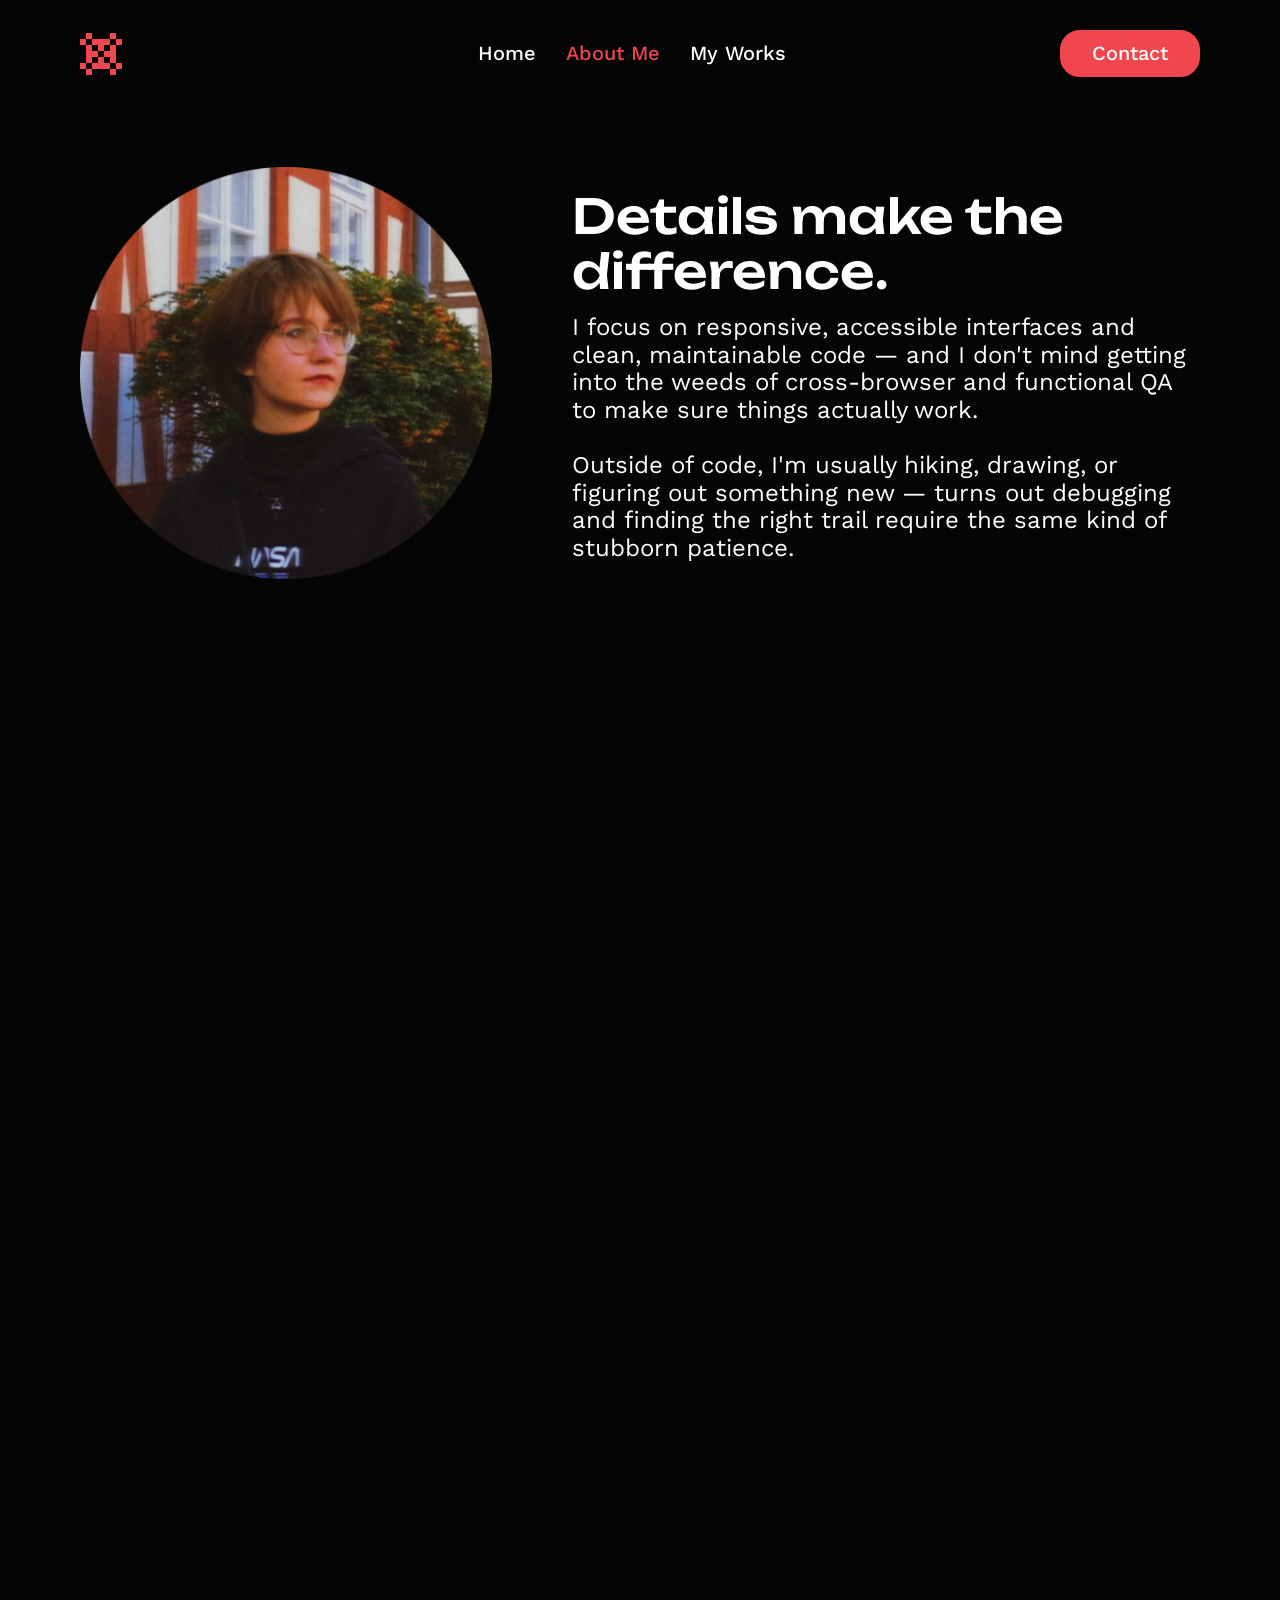
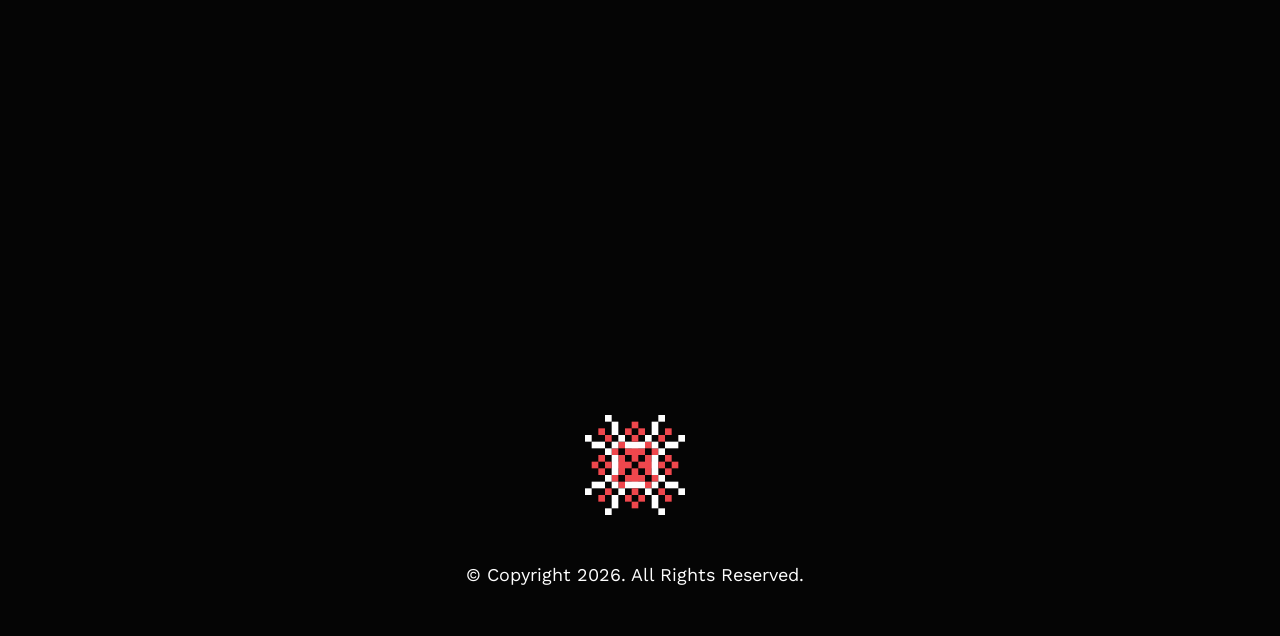
<file: about-me/index.html>
<!doctype html>
<html lang="en">
  <head>
    <meta charset="UTF-8" />
    <meta http-equiv="X-UA-Compatible" content="IE=edge" />
    <meta name="viewport" content="width=device-width, initial-scale=1.0" />
    <title>Portfolio</title>
    <link rel="icon" type="image/x-icon" href="/img/icons/favicon.svg" />
    <link rel="preconnect" href="https://fonts.googleapis.com" />
    <link rel="preconnect" href="https://fonts.gstatic.com" crossorigin />
    <link
      href="https://fonts.googleapis.com/css2?family=Unbounded:wght@200..900&display=swap"
      rel="stylesheet"
    />
    <link
      href="https://fonts.googleapis.com/css2?family=Unbounded:wght@200..900&family=Work+Sans:ital,wght@0,100..900;1,100..900&display=swap"
      rel="stylesheet"
    />

    <!-- AOS library -->
    <link href="https://unpkg.com/aos@2.3.4/dist/aos.css" rel="stylesheet" />
    <script src="https://unpkg.com/aos@2.3.4/dist/aos.js"></script>

    <link rel="stylesheet" href="../style.css" />
  </head>
  <body>
    <!-- HEADER -->
    <header class="header" id="siteHeader">
      <div class="container navbar">
        <a class="logo" href="../"
          ><img src="../img/icons/logo.svg" alt="Logo"
        /></a>
        <nav class="nav">
          <div
            class="nav-backdrop"
            id="headerBackdrop"
            onclick="navToggle()"
          ></div>
          <ul class="nav-list" id="headerUl">
            <li>
              <a class="nav-link" href="../" onclick="navToggle()"> Home </a>
            </li>

            <li>
              <a class="nav-link _current" href="./" onclick="navToggle()">
                About Me
              </a>
            </li>

            <li>
              <a class="nav-link" href="../my-works/" onclick="navToggle()">
                My Works
              </a>
            </li>
          </ul>
          <button class="burger" id="headerBurger" onclick="navToggle()">
            <span class="burger-box">
              <span class="burger-line"></span>
              <span class="burger-line"></span>
              <span class="burger-line"></span>
            </span>
          </button>
        </nav>

        <div class="action-wrapper">
          <a class="btn-primary" href="#contact">Contact</a>
        </div>
      </div>
    </header>
    <main>
      <div class="intro" id="intro">
        <!-- PREVIEW SECTION -->
        <section class="container secondary-preview primary">
          <h1>About Me</h1>
          <p class="txt-m secondary-preview-desc">
            A junior front-end developer who cares about the details that make a
            site feel right — clean layouts, smooth interactions, and code that
            holds up as a project grows.
          </p>
          <button class="btn-secondary" onclick="downloadCV()">
            Download CV
          </button>
        </section>
        <!-- HERO SECTION -->
        <section class="container hero-var2 secondary">
          <img src="../img/Developer.png" alt="Developer" class="hero-image" />
          <div class="hero-info">
            <h2 class="hero-title">Details make the difference.</h2>
            <p class="txt-m hero-var2-desc">
              I focus on responsive, accessible interfaces and clean,
              maintainable code — and I don't mind getting into the weeds of
              cross-browser and functional QA to make sure things actually work.
              <br /><br />
              Outside of code, I'm usually hiking, drawing, or figuring out
              something new — turns out debugging and finding the right trail
              require the same kind of stubborn patience.
            </p>
          </div>
        </section>

        <!-- SKILLS SECTION -->
        <section class="container skills" data-aos="fade-up" data-aos-delay="100">
          <h2>Skills</h2>
          <p class="txt-m skills-desc">
            These are the tools and technologies I work with most, with a
            growing focus on React and Vue for building dynamic web interfaces
          </p>

          <div class="skills-wrap">
            <div class="skills-container">
              <img src="../img/icons/html.svg" alt="HTML5" class="skills-img" />
              <p class="txt-m">HTML5</p>
            </div>
            <div class="skills-container">
              <img src="../img/icons/css.svg" alt="CSS3" class="skills-img" />
              <p class="txt-m">CSS3</p>
            </div>
            <div class="skills-container">
              <img src="../img/icons/sass.svg" alt="Sass" class="skills-img" />
              <p class="txt-m">Sass</p>
            </div>
            <div class="skills-container">
              <img
                src="../img/icons/tailwind.svg"
                alt="Tailwind"
                class="skills-img"
              />
              <p class="txt-m">Tailwind</p>
            </div>
            <!-- line -->

            <div class="skills-container">
              <img
                src="../img/icons/js.svg"
                alt="JavaScript"
                class="skills-img"
              />
              <p class="txt-m">JavaScript</p>
            </div>
            <div class="skills-container">
              <img
                src="../img/icons/ts.svg"
                alt="TypeScript"
                class="skills-img"
              />
              <p class="txt-m">TypeScript</p>
            </div>
            <div class="skills-container">
              <img src="../img/icons/react.svg" alt="React" class="skills-img" />
              <p class="txt-m">React.js</p>
            </div>
            <div class="skills-container">
              <img src="../img/icons/vue.svg" alt="Vue" class="skills-img" />
              <p class="txt-m">Vue.js</p>
            </div>
            <!-- line -->

            <div class="skills-container">
              <img src="../img/icons/node.svg" alt="Node" class="skills-img" />
              <p class="txt-m">Node.js</p>
            </div>
            <div class="skills-container">
              <img src="../img/icons/vite.svg" alt="Vite" class="skills-img" />
              <p class="txt-m">Vite</p>
            </div>
            <div class="skills-container">
              <img src="../img/icons/sql.svg" alt="SQL" class="skills-img" />
              <p class="txt-m">SQL</p>
            </div>
            <div class="skills-container">
              <img src="../img/icons/git.svg" alt="Git" class="skills-img" />
              <p class="txt-m">Github</p>
            </div>

            <!-- line -->

            <div class="skills-container">
              <img
                src="../img/icons/wordpress.svg"
                alt="Wordpress"
                class="skills-img"
              />
              <p class="txt-m">Wordpress</p>
            </div>
            <div class="skills-container">
              <img
                src="../img/icons/elementor.svg"
                alt="Elementor"
                class="skills-img"
              />
              <p class="txt-m">Elementor</p>
            </div>
            <div class="skills-container">
              <img src="../img/icons/jest.svg" alt="Jest" class="skills-img" />
              <p class="txt-m">Jest</p>
            </div>
            <div class="skills-container">
              <img src="../img/icons/figma.svg" alt="Figma" class="skills-img" />
              <p class="txt-m">Figma</p>
            </div>
          </div>
        </section>

        <!-- CONTACT SECTION -->
        <section class="container contact" data-aos="fade-up" data-aos-delay="100">
          <h2 id="contact">Let's Get In Touch</h2>
          <p class="txt-m contact-desc">
            Open to new opportunities and always happy to connect — send me a
            message!
          </p>
          <div class="contact-container">
            <div class="contact-info">
              <img src="../img/icons/email.svg" alt="Whatsapp" />
              <a
                href="mailto:daryna.pavlenk007@gmail.com"
                class="txt-s underscore-anim"
                >daryna.pavlenk007@gmail.com</a
              >
            </div>
            <div class="contact-info">
              <img src="../img/icons/tel.svg" alt="Whatsapp" />
              <a href="tel:+380988252112" class="txt-s underscore-anim"
                >+(380)98-8252-112</a
              >
            </div>
          </div>
          <div class="contact-socials">
            <a
              href="https://www.linkedin.com/in/daryna-pavlenko/"
              target="_blank"
              ><img
                src="../img/icons/linkedin.svg"
                alt="Linkedin"
                class="contact-icon"
            /></a>
            <a href="https://github.com/darp314" target="_blank">
              <img
                src="../img/icons/github.svg"
                alt="Github"
                class="contact-icon"
            /></a>
            <a href="https://t.me/odrryl" target="_blank">
              <img
                src="../img/icons/telegram.svg"
                alt="Telegram"
                class="contact-icon"
            /></a>
            <a href="https://wa.me/+380988252112" target="_blank">
              <img
                src="../img/icons/whatsapp.svg"
                alt="Whatsapp"
                class="contact-icon"
            /></a>
          </div>
        </section>
      </div>
    </main>
    <!-- FOOTER -->
    <footer class="container footer">
         <a href="../">
        <img src="../img/icons/logo-full.svg" alt="Logo" />
      </a>
      <p class="txt-s footer-copyright">
        &copy; Copyright <span id="copyright-year"></span>. All Rights Reserved.
      </p>
    </footer>

    <script src="../script.js"></script>
  </body>
</html>
</file>
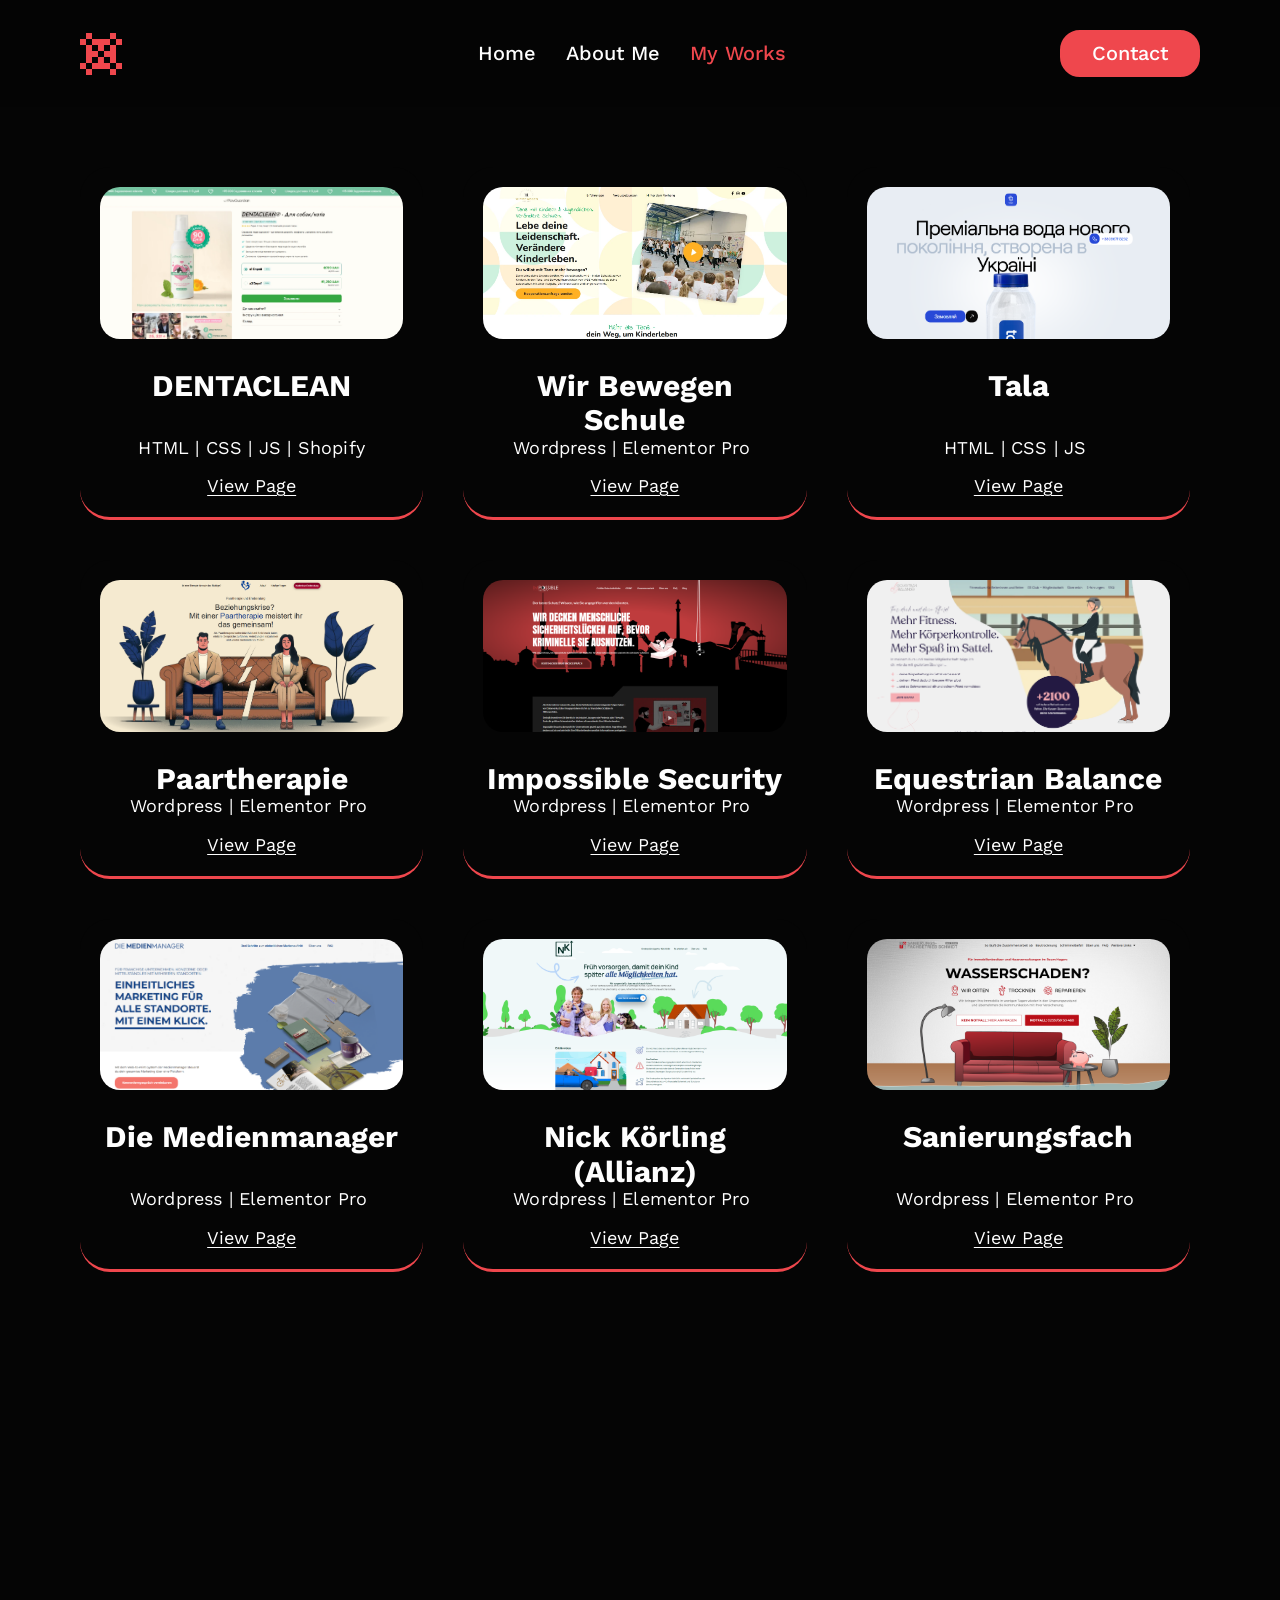
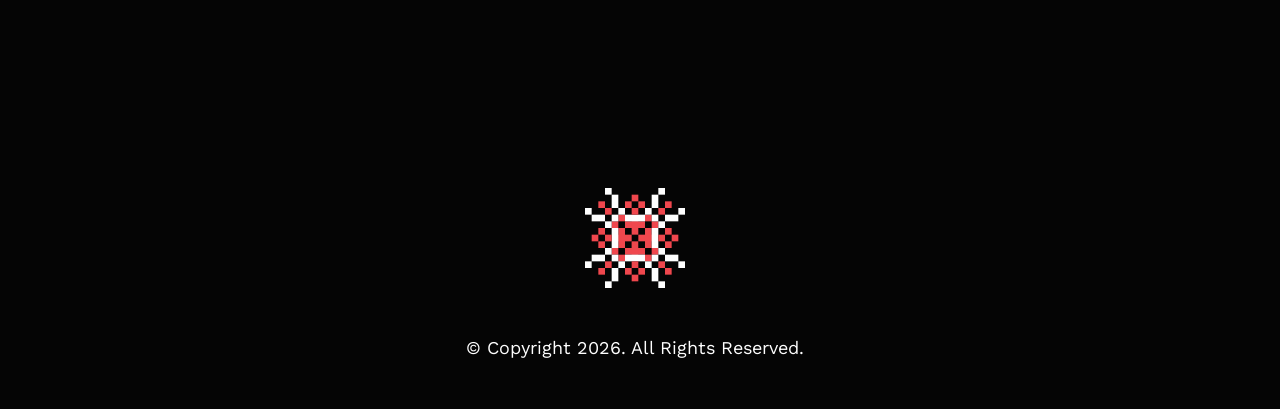
<file: my-works/index.html>
<!doctype html>
<html lang="en">
  <head>
    <meta charset="UTF-8" />
    <meta http-equiv="X-UA-Compatible" content="IE=edge" />
    <meta name="viewport" content="width=device-width, initial-scale=1.0" />
    <title>Portfolio</title>
    <link rel="icon" type="image/x-icon" href="../img/icons/favicon.svg" />
    <link rel="preconnect" href="https://fonts.googleapis.com" />
    <link rel="preconnect" href="https://fonts.gstatic.com" crossorigin />
    <link
      href="https://fonts.googleapis.com/css2?family=Unbounded:wght@200..900&display=swap"
      rel="stylesheet"
    />
    <link
      href="https://fonts.googleapis.com/css2?family=Unbounded:wght@200..900&family=Work+Sans:ital,wght@0,100..900;1,100..900&display=swap"
      rel="stylesheet"
    />

    <!-- AOS library -->
    <link href="https://unpkg.com/aos@2.3.4/dist/aos.css" rel="stylesheet" />
    <script src="https://unpkg.com/aos@2.3.4/dist/aos.js"></script>

    <link rel="stylesheet" href="../style.css" />
  </head>
  <body>
    <!-- HEADER -->
    <header class="header" id="siteHeader">
      <div class="container navbar">
        <a class="logo" href="../"
          ><img src="../img/icons/logo.svg" alt="Logo"
        /></a>
        <nav class="nav">
          <div
            class="nav-backdrop"
            id="headerBackdrop"
            onclick="navToggle()"
          ></div>
          <ul class="nav-list" id="headerUl">
            <li>
              <a class="nav-link" href="../" onclick="navToggle()"> Home </a>
            </li>

            <li>
              <a class="nav-link" href="../about-me/" onclick="navToggle()">
                About Me
              </a>
            </li>

            <li>
              <a class="nav-link _current" href="./" onclick="navToggle()">
                My Works
              </a>
            </li>
          </ul>
          <button class="burger" id="headerBurger" onclick="navToggle()">
            <span class="burger-box">
              <span class="burger-line"></span>
              <span class="burger-line"></span>
              <span class="burger-line"></span>
            </span>
          </button>
        </nav>

        <div class="action-wrapper">
          <a class="btn-primary" href="#contact">Contact</a>
        </div>
      </div>
    </header>
    <main>
      <div class="intro" id="intro">
        <!-- PREVIEW SECTION -->
        <section class="container secondary-preview primary">
          <h1>My Works</h1>
          <p class="txt-m secondary-preview-desc">
            A selection of websites I've built across different styles and
            purposes, combining responsive development with careful attention to
            layout, usability, and visual detail.
          </p>
          <button class="btn-secondary" onclick="downloadCV()">
            Download CV
          </button>
        </section>
        <!-- WORKS-PORTFOLIO SECTION -->
        <section class="container portfolio secondary">
          <div class="portfolio-grid" id="portfolioGrid">
            <div class="portfolio-container">
              <a
                href="https://sub1.selecart.com.ua/dentaclean/"
                class="portfolio-image"
                target="_blank"
              >
                <img
                  src="../img/websites/dentaclean.webp"
                  alt="Dentaclean Preview"
                />
              </a>
              <h3>DENTACLEAN</h3>

              <div class="portfolio-info">
                <p class="txt-s portfolio-stack">
                  HTML&nbsp;|&nbsp;CSS&nbsp;|&nbsp;JS&nbsp;|&nbsp;Shopify
                </p>
                <a
                  href="https://sub1.selecart.com.ua/dentaclean/"
                  class="portfolio-link txt-s"
                  target="_blank"
                  >View Page</a
                >
              </div>
            </div>

            <div class="portfolio-container">
              <a
                href="https://wirbewegen.schule/kooperation/"
                class="portfolio-image"
                target="_blank"
              >
                <img
                  src="../img/websites/wirbewegen.webp"
                  alt="Wir Bewegen Schule Preview"
                />
              </a>
              <h3>Wir Bewegen Schule</h3>

              <div class="portfolio-info">
                <p class="txt-s portfolio-stack">
                  Wordpress&nbsp;|&nbsp;Elementor Pro&nbsp;
                </p>
                <a
                  href="https://wirbewegen.schule/kooperation/"
                  class="portfolio-link txt-s"
                  target="_blank"
                  >View Page</a
                >
              </div>
            </div>

            <div class="portfolio-container">
              <a
                href="https://tala-water.com/"
                class="portfolio-image"
                target="_blank"
              >
                <img src="../img/websites/tala.png" alt="Tala" />
              </a>
              <h3>Tala</h3>

              <div class="portfolio-info">
                <p class="txt-s portfolio-stack">
                  HTML&nbsp;|&nbsp;CSS&nbsp;|&nbsp;JS&nbsp;
                </p>
                <a
                  href="https://tala-water.com/"
                  class="portfolio-link txt-s"
                  target="_blank"
                  >View Page</a
                >
              </div>
            </div>

            <div class="portfolio-container">
              <a
                href="https://michaelseibt-therapie.de/"
                class="portfolio-image"
                target="_blank"
              >
                <img src="../img/websites/seibt.png" alt="Paartherapie" />
              </a>
              <h3>Paartherapie</h3>

              <div class="portfolio-info">
                <p class="txt-s portfolio-stack">
                  Wordpress&nbsp;|&nbsp;Elementor Pro&nbsp;
                </p>
                <a
                  href="https://michaelseibt-therapie.de/"
                  class="portfolio-link txt-s"
                  target="_blank"
                  >View Page</a
                >
              </div>
            </div>

            <div class="portfolio-container">
              <a
                href="https://impossible-security.de/"
                class="portfolio-image"
                target="_blank"
              >
                <img
                  src="../img/websites/impossible.png"
                  alt="Impossible Security"
                />
              </a>
              <h3>Impossible Security</h3>

              <div class="portfolio-info">
                <p class="txt-s portfolio-stack">
                  Wordpress&nbsp;|&nbsp;Elementor Pro&nbsp;
                </p>
                <a
                  href="https://impossible-security.de/"
                  class="portfolio-link txt-s"
                  target="_blank"
                  >View Page</a
                >
              </div>
            </div>
            <div class="portfolio-container">
              <a
                href="https://equestrian-balance.com/"
                class="portfolio-image"
                target="_blank"
              >
                <img
                  src="../img/websites/equestrian.png"
                  alt="Equestrian Balance"
                />
              </a>
              <h3>Equestrian Balance</h3>

              <div class="portfolio-info">
                <p class="txt-s portfolio-stack">
                  Wordpress&nbsp;|&nbsp;Elementor Pro&nbsp;
                </p>
                <a
                  href="https://equestrian-balance.com/"
                  class="portfolio-link txt-s"
                  target="_blank"
                  >View Page</a
                >
              </div>
            </div>
            <div class="portfolio-container">
              <a
                href="https://die-medienmanager.com/"
                class="portfolio-image"
                target="_blank"
              >
                <img
                  src="../img/websites/medienmanager.png"
                  alt="Die Medienmanager"
                />
              </a>
              <h3>Die Medienmanager</h3>

              <div class="portfolio-info">
                <p class="txt-s portfolio-stack">
                  Wordpress&nbsp;|&nbsp;Elementor Pro&nbsp;
                </p>
                <a
                  href="https://die-medienmanager.com/"
                  class="portfolio-link txt-s"
                  target="_blank"
                  >View Page</a
                >
              </div>
            </div>
            <div class="portfolio-container">
              <a
                href="https://koerlin-kindervorsorge.de/"
                class="portfolio-image"
                target="_blank"
              >
                <img src="../img/websites/nk.png" alt="Nick Körling" />
              </a>
              <h3>Nick Körling (Allianz)</h3>

              <div class="portfolio-info">
                <p class="txt-s portfolio-stack">
                  Wordpress&nbsp;|&nbsp;Elementor Pro&nbsp;
                </p>
                <a
                  href="https://koerlin-kindervorsorge.de/"
                  class="portfolio-link txt-s"
                  target="_blank"
                  >View Page</a
                >
              </div>
            </div>
            <div class="portfolio-container">
              <a
                href="https://sanierungsfachbetrieb-schmidt.de/"
                class="portfolio-image"
                target="_blank"
              >
                <img src="../img/websites/sanierung.png" alt="Sanierungsfach" />
              </a>
              <h3>Sanierungsfach</h3>

              <div class="portfolio-info">
                <p class="txt-s portfolio-stack">
                  Wordpress&nbsp;|&nbsp;Elementor Pro&nbsp;
                </p>
                <a
                  href="https://sanierungsfachbetrieb-schmidt.de/"
                  class="portfolio-link txt-s"
                  target="_blank"
                  >View Page</a
                >
              </div>
            </div>
          </div>

          <button
            class="portfolio-loadmore btn-primary"
            id="portfolioLoadMore"
            type="button"
          >
            Load More
          </button>
        </section>

        <!-- CONTACT SECTION -->
        <section
          class="container contact"
          data-aos="fade-up"
          data-aos-delay="100"
        >
          <h2 id="contact">Let's Get In Touch</h2>
          <p class="txt-m contact-desc">
            Open to new opportunities and always happy to connect — send me a
            message!
          </p>
          <div class="contact-container">
            <div class="contact-info">
              <img src="../img/icons/email.svg" alt="Whatsapp" />
              <a
                href="mailto:daryna.pavlenk007@gmail.com"
                class="txt-s underscore-anim"
                >daryna.pavlenk007@gmail.com</a
              >
            </div>
            <div class="contact-info">
              <img src="../img/icons/tel.svg" alt="Whatsapp" />
              <a href="tel:+380988252112" class="txt-s underscore-anim"
                >+(380)98-8252-112</a
              >
            </div>
          </div>
          <div class="contact-socials">
            <a
              href="https://www.linkedin.com/in/daryna-pavlenko/"
              target="_blank"
              ><img
                src="../img/icons/linkedin.svg"
                alt="Linkedin"
                class="contact-icon"
            /></a>
            <a href="https://github.com/darp314" target="_blank">
              <img
                src="../img/icons/github.svg"
                alt="Github"
                class="contact-icon"
            /></a>
            <a href="https://t.me/odrryl" target="_blank">
              <img
                src="../img/icons/telegram.svg"
                alt="Telegram"
                class="contact-icon"
            /></a>
            <a href="https://wa.me/+380988252112" target="_blank">
              <img
                src="../img/icons/whatsapp.svg"
                alt="Whatsapp"
                class="contact-icon"
            /></a>
          </div>
        </section>
      </div>
    </main>
    <!-- FOOTER -->
    <footer class="container footer">
      <a href="../">
        <img src="../img/icons/logo-full.svg" alt="Logo" />
      </a>
      <p class="txt-s footer-copyright">
        &copy; Copyright <span id="copyright-year"></span>. All Rights Reserved.
      </p>
    </footer>

    <script src="../script.js"></script>
  </body>
</html>
</file>
<file: style.css>
html,
*,
*:before,
*:after {
  box-sizing: border-box; }

html {
  line-height: 1.15;
  -webkit-text-size-adjust: 100%; }

* {
  outline: 0;
  margin: 0;
  padding: 0;
  -webkit-tap-highlight-color: transparent; }

main {
  display: block; }

h1 {
  margin: 0; }

hr {
  box-sizing: content-box;
  height: 0;
  overflow: visible; }

pre {
  font-family: monospace, monospace;
  font-size: 1em; }

button,
input,
optgroup,
select,
textarea {
  font-family: inherit;
  font-size: 100%;
  line-height: 1.15;
  margin: 0;
  outline: none; }

button,
input {
  overflow: visible; }

button,
[type="button"],
[type="reset"],
[type="submit"] {
  -webkit-appearance: button; }

button::-moz-focus-inner,
[type="button"]::-moz-focus-inner,
[type="reset"]::-moz-focus-inner,
[type="submit"]::-moz-focus-inner {
  border-style: none;
  padding: 0; }

button {
  border: 0;
  outline: 0; }

textarea {
  overflow: auto; }

[type="checkbox"],
[type="radio"] {
  box-sizing: border-box;
  padding: 0; }

[type="number"]::-webkit-inner-spin-button,
[type="number"]::-webkit-outer-spin-button {
  height: auto; }

[type="search"] {
  -webkit-appearance: textfield;
  outline-offset: -2px; }

[type="search"]::-webkit-search-decoration {
  -webkit-appearance: none; }

::-webkit-file-upload-button {
  -webkit-appearance: button;
  font: inherit; }

[hidden] {
  display: none; }

img {
  max-width: 100%;
  display: inline-block;
  vertical-align: top;
  border-style: none; }

a {
  text-decoration: none; }
  a:hover {
    text-decoration: none; }

label {
  margin-bottom: 0; }

li {
  list-style: none; }

ul {
  margin: 0;
  padding: 0; }

body {
  margin: 0; }

:root {
  --font-family: "Work Sans", sans-serif;
  --second-family: "Unbounded", sans-serif;
  --transition: 0.3s all ease-in-out;
  --transition-header: transform 0.65s cubic-bezier(0.22, 1, 0.36, 1);
  --primary: #fefefe;
  --secondary: #050505;
  --accent: #EF474D;
  --black: #000; }

html,
body {
  height: 100%;
  font-size: 1px; }

body {
  font-family: var(--font-family);
  font-size: 16rem;
  background: var(--secondary);
  color: var(--primary); }

.container {
  display: flex;
  max-width: 1600rem;
  margin-inline: auto;
  padding: 0rem 80rem;
  align-items: center;
  position: relative;
  z-index: 2; }
  @media (max-width: 1200px) {
    .container {
      padding: 0rem 30rem; } }
  @media (max-width: 680px) {
    .container {
      padding: 0rem 20rem; } }

h1 {
  font-family: var(--second-family);
  font-weight: 500;
  font-size: 60rem;
  z-index: 2; }
  @media (max-width: 1200px) {
    h1 {
      font-size: 48rem; } }
  @media (max-width: 680px) {
    h1 {
      font-size: 30rem; } }

h2 {
  font-family: var(--second-family);
  font-weight: 500;
  font-size: 48rem;
  z-index: 2; }
  @media (max-width: 1200px) {
    h2 {
      font-size: 30rem; } }
  @media (max-width: 680px) {
    h2 {
      font-size: 24rem; } }

h3 {
  font-weight: 700;
  font-size: 30px;
  z-index: 2; }
  @media (max-width: 1200px) {
    h3 {
      font-size: 24rem; } }
  @media (max-width: 680px) {
    h3 {
      font-size: 20rem; } }

.txt-l {
  font-weight: 500;
  font-size: 28px;
  z-index: 2; }
  @media (max-width: 1200px) {
    .txt-l {
      font-size: 24rem; } }
  @media (max-width: 680px) {
    .txt-l {
      font-size: 20rem; } }

.txt-m {
  font-weight: 400;
  font-size: 24px;
  z-index: 2; }
  @media (max-width: 1200px) {
    .txt-m {
      font-size: 20rem; } }
  @media (max-width: 680px) {
    .txt-m {
      font-size: 18rem; } }

.txt-s {
  font-weight: 400;
  font-size: 18px;
  z-index: 2; }
  @media (max-width: 1200px) {
    .txt-s {
      font-size: 16rem; } }
  @media (max-width: 680px) {
    .txt-s {
      font-size: 14rem; } }

.btn-primary, .btn-secondary {
  display: flex;
  cursor: pointer;
  border: 0;
  outline: 0;
  align-items: center;
  padding: 10rem 30rem;
  border: 2rem solid var(--accent);
  background: var(--accent);
  border-radius: 20rem;
  color: var(--primary);
  font-weight: 500;
  font-size: 20rem;
  gap: 10rem;
  transition: var(--transition); }
  @media (max-width: 1200px) {
    .btn-primary, .btn-secondary {
      font-size: 18rem; } }
  @media (max-width: 680px) {
    .btn-primary, .btn-secondary {
      font-size: 16rem; } }

.btn-primary:hover, .btn-secondary:hover {
  background: none;
  color: var(--accent); }
  @media (max-width: 1200px) {
    .btn-primary:hover, .btn-secondary:hover {
      background: var(--accent);
      color: var(--primary); } }

.btn-secondary {
  background: none;
  color: var(--accent); }

.btn-secondary:hover {
  background: var(--accent);
  color: var(--primary); }
  @media (max-width: 1200px) {
    .btn-secondary:hover {
      background: none;
      color: var(--accent); } }

a {
  cursor: pointer;
  color: var(--primary);
  text-decoration: none; }

* {
  margin: 0;
  padding: 0;
  box-sizing: border-box; }

.logo {
  width: 42rem;
  margin-right: 82rem; }

.primary {
  box-sizing: border-box;
  min-height: 100vh;
  min-height: 100svh;
  padding-block: var(--header-h, 30px);
  display: flex;
  flex-direction: column;
  justify-content: center;
  align-items: flex-start; }

.secondary {
  box-sizing: border-box;
  align-items: center;
  padding-top: calc(var(--header-h, 30px) + clamp(30px, 15vh, 60px));
  padding-bottom: clamp(32px, 6vh, 64px); }
  @media (max-width: 680px) {
    .secondary {
      padding-top: calc(var(--header-h, 30px) + clamp(5px, 8vh, 10px)); } }

.intro.intro-active {
  display: grid;
  align-items: start;
  overflow: clip; }
  .intro.intro-active > .primary,
  .intro.intro-active > .secondary {
    grid-area: 1 / 1;
    width: 100%;
    will-change: opacity, transform; }
  .intro.intro-active > .secondary {
    opacity: 0;
    pointer-events: none; }
  .intro.intro-active > .primary.is-hidden {
    visibility: hidden; }
  .intro.intro-active.intro-done > .primary {
    display: none; }

html {
  scrollbar-gutter: stable; }

html.intro-locked {
  overflow: hidden;
  touch-action: none; }

.secondary-preview-desc {
  margin-top: 15rem;
  margin-bottom: 50rem;
  max-width: 60%; }
  @media (max-width: 1200px) {
    .secondary-preview-desc {
      max-width: 60%; } }
  @media (max-width: 680px) {
    .secondary-preview-desc {
      max-width: 80%; } }
  @media (max-width: 460px) {
    .secondary-preview-desc {
      max-width: 100%; } }

.to-top {
  background: none;
  cursor: pointer; }

*::-webkit-scrollbar {
  width: 10px;
  height: 10px;
  background-color: var(--secondary); }

* ::-webkit-scrollbar-thumb {
  border-radius: 5px;
  background-color: var(--accent); }

.header {
  position: fixed;
  top: 0;
  left: 0;
  width: 100%;
  transition: var(--transition-header);
  z-index: 1000;
  background: #050505ee;
  backdrop-filter: blur(30px);
  -webkit-backdrop-filter: blur(10px); }
  .header.hidden {
    transform: translateY(-100%); }
  @media (max-width: 1200px) {
    .header {
      transform: none !important;
      backdrop-filter: none;
      -webkit-backdrop-filter: none; } }

.navbar {
  justify-content: space-between;
  align-items: center;
  padding-top: 30rem;
  padding-bottom: 30rem; }

@media (max-width: 1200px) {
  .action-wrapper {
    display: none; } }

@media (max-width: 1200px) {
  .nav {
    margin-left: auto; } }
.nav-backdrop {
  background: rgba(0, 0, 0, 0.6);
  position: fixed;
  width: 100%;
  height: 100%;
  left: 0;
  top: 0;
  z-index: 999;
  display: none;
  opacity: 0;
  visibility: hidden;
  transition: opacity 0.35s ease, visibility 0.35s ease;
  cursor: pointer; }
  @media (max-width: 1200px) {
    .nav-backdrop {
      display: block; } }
  .nav-backdrop._active {
    opacity: 1;
    visibility: visible; }
.nav-list {
  display: flex;
  align-items: center;
  gap: 30rem;
  z-index: 1001;
  font-size: 20rem;
  font-weight: 500;
  transition: var(--transition); }
  @media (max-width: 1200px) {
    .nav-list {
      z-index: 1001;
      position: fixed;
      width: 240rem;
      height: 100%;
      flex-direction: column;
      left: 0;
      top: 0;
      background: var(--secondary);
      align-items: start;
      justify-content: center;
      padding: 40rem;
      gap: 20rem;
      font-size: 20rem;
      transform: translateX(-105%);
      box-shadow: 12rem 0 40rem rgba(0, 0, 0, 0.35);
      transition: transform 0.35s cubic-bezier(0.4, 0, 0.2, 1); } }
  @media (max-width: 680px) {
    .nav-list {
      width: 60%;
      font-size: 16rem; } }
  .nav-list._active {
    transform: translateX(0); }
.nav-link:hover {
  color: var(--accent); }
.nav-link {
  transition: var(--transition); }
  .nav-link._current {
    color: var(--accent); }

.burger {
  display: none;
  position: relative;
  width: 30rem;
  height: 30rem;
  cursor: pointer;
  z-index: 1001;
  background: none;
  border: 0;
  padding: 0; }
  @media (max-width: 1200px) {
    .burger {
      display: inline-flex;
      align-items: center;
      justify-content: center; } }
  .burger-box {
    position: relative;
    width: 30rem;
    height: 20rem; }
  .burger-line {
    position: absolute;
    left: 0;
    width: 100%;
    height: 2rem;
    border-radius: 2rem;
    background: var(--primary);
    transition: transform 0.35s cubic-bezier(0.4, 0, 0.2, 1), opacity 0.25s ease, top 0.35s cubic-bezier(0.4, 0, 0.2, 1); }
    .burger-line:nth-child(1) {
      top: 0; }
    .burger-line:nth-child(2) {
      top: 8rem; }
    .burger-line:nth-child(3) {
      top: 16rem; }
  .burger._active .burger-line:nth-child(1) {
    top: 8rem;
    transform: rotate(45deg); }
  .burger._active .burger-line:nth-child(2) {
    opacity: 0; }
  .burger._active .burger-line:nth-child(3) {
    top: 8rem;
    transform: rotate(-45deg); }

.footer {
  display: flex;
  flex-direction: column;
  align-items: center;
  padding-bottom: 50rem; }
  .footer-copyright {
    margin-top: 50rem;
    text-align: center; }
  .footer img {
    max-width: 100rem; }

.slide-anim:hover {
  transform: translateX(30px); }

.underscore-anim {
  position: relative;
  display: inline-block;
  cursor: pointer; }
  .underscore-anim::after {
    content: "";
    position: absolute;
    left: 0;
    bottom: -4px;
    width: 100%;
    height: 2px;
    background: var(--primary);
    transform: scaleX(0);
    transform-origin: left;
    transition: transform 0.4s ease; }
  .underscore-anim:hover::after {
    transform: scaleX(1); }

@keyframes workExperienceScroll {
  from {
    transform: translate3d(0, 0, 0); }
  to {
    transform: translate3d(calc(-1 * var(--marquee-distance)), 0, 0); } }
.preview {
  margin-top: 30rem;
  min-height: 100vh;
  display: flex;
  justify-content: center;
  align-items: center;
  flex-direction: column;
  gap: 70rem;
  z-index: 5; }
  .preview-title {
    font-weight: 500;
    max-width: 655rem;
    text-align: center; }

.hero {
  display: flex;
  justify-content: space-between;
  align-items: center;
  padding-bottom: 150rem;
  gap: 80rem; }
  .hero-info {
    flex: 3 1 0;
    min-width: 0;
    z-index: 5; }
  .hero-info > * {
    max-width: 700rem; }
  .hero-title {
    margin-top: 5rem;
    margin-bottom: 5rem;
    z-index: 5; }
  .hero-desc {
    margin: 40rem 0rem; }
  .hero-image {
    display: block;
    flex: 2 1 0;
    min-width: 0;
    width: 100%;
    height: auto;
    object-fit: contain; }
  @media (max-width: 1200px) {
    .hero {
      gap: 40rem;
      padding-bottom: 100rem; }
      .hero-info > * {
        max-width: 550rem; } }
  @media (max-width: 680px) {
    .hero {
      flex-direction: column-reverse;
      gap: 20rem;
      padding-bottom: 80rem; }
      .hero-info {
        flex: 0 0 auto;
        width: 100%;
        text-align: center; }
      .hero-image {
        flex: 0 0 auto;
        width: 100%;
        max-width: 180rem; }
      .hero-info {
        flex: 0 0 auto;
        width: 80%;
        text-align: center;
        display: flex;
        flex-direction: column;
        align-items: center; }
      .hero-desc {
        max-width: 90%;
        margin-inline: auto;
        text-align: center;
        margin: 20rem 0rem; } }
  @media (max-width: 460px) {
    .hero-info {
      width: 100%; } }

.services {
  display: flex;
  align-items: center;
  flex-direction: column;
  padding-bottom: 150rem;
  text-align: center; }
  .services-desc {
    margin-top: 15rem;
    margin-bottom: 50rem;
    max-width: 540rem;
    text-align: center; }
  .services-wrap {
    display: grid;
    grid-template-columns: repeat(4, minmax(0, 1fr));
    grid-auto-rows: 1fr;
    gap: 30rem;
    width: 100%; }
  .services-container {
    position: relative;
    display: flex;
    flex-direction: column;
    align-items: center;
    background: var(--secondary);
    border-bottom: 3px solid var(--accent);
    border-radius: 30px;
    padding: 40rem 20rem;
    box-sizing: border-box;
    overflow: hidden; }
    .services-container::before {
      content: "";
      position: absolute;
      inset: 0;
      background: radial-gradient(100% 100% at 50% 0%, rgba(5, 5, 5, 0) 56.73%, var(--accent) 100%);
      opacity: 0;
      transition: opacity 0.5s ease-in-out;
      pointer-events: none; }
    @media (min-width: 1200px) {
      .services-container:hover::before {
        opacity: 1; }
      .services-container:hover .services-icon {
        filter: brightness(0) invert(1); } }
  .services-icon {
    transition: 0.5s all ease-in-out;
    width: 50rem;
    margin-bottom: 30rem; }
  .services-title {
    text-align: center; }
  .services-info {
    display: flex;
    flex-direction: column;
    text-align: center;
    gap: 10rem;
    z-index: 5; }
  @media (max-width: 1360px) {
    .services-wrap {
      grid-template-columns: repeat(2, minmax(0, 1fr));
      width: 80%;
      gap: 40rem; } }
  @media (max-width: 1200px) {
    .services {
      padding-bottom: 100rem; }
      .services-wrap {
        width: 100%; }
      .services-info {
        max-width: 80%; } }
  @media (max-width: 680px) {
    .services {
      padding-bottom: 80rem; }
      .services-wrap {
        gap: 20rem; }
      .services-icon {
        width: 40rem; }
      .services-info {
        max-width: 100%; } }
  @media (max-width: 460px) {
    .services-wrap {
      grid-template-columns: repeat(1, minmax(0, 1fr)); }
    .services-container {
      flex-direction: row;
      gap: 20rem; }
    .services-desc {
      margin-bottom: 20rem; }
    .services-icon {
      margin-bottom: 0rem; }
    .services-title {
      text-align: left; }
    .services-info {
      text-align: left; } }

.projects {
  display: flex;
  align-items: center;
  flex-direction: column;
  padding-bottom: 150rem;
  text-align: center; }
  .projects-wrap {
    display: grid;
    grid-template-columns: repeat(auto-fit, minmax(min(100%, 240px), 1fr));
    gap: 80rem;
    width: 100%;
    align-items: stretch;
    margin: 50rem 0rem; }
  .projects-container {
    position: relative;
    z-index: 0;
    display: flex;
    flex-direction: column;
    box-sizing: border-box;
    min-width: 0;
    width: 100%;
    height: 100%;
    border-radius: 30px;
    border-bottom: 3px solid var(--accent);
    padding: 20rem;
    overflow: hidden;
    background: var(--secondary);
    text-align: start; }
  .projects-image {
    position: relative;
    display: block;
    width: 100%;
    aspect-ratio: 2 / 1;
    overflow: hidden;
    border-radius: 20px;
    margin-bottom: 30rem; }
    .projects-image img {
      display: block;
      width: 100%;
      height: 100%;
      object-fit: cover;
      object-position: top center;
      transform: scale(1);
      transition: var(--transition); }
      .projects-image img:hover {
        transform: scale(1.1); }
  .projects-stack {
    letter-spacing: 0.01em; }
  .projects-link {
    margin-top: auto;
    padding-top: 18rem;
    text-decoration: underline;
    text-underline-offset: 3px;
    transition: color 0.2s ease; }
    .projects-link:hover {
      color: var(--accent); }
  @media (max-width: 1360px) {
    .projects-wrap {
      gap: 40rem; } }
  @media (max-width: 1200px) {
    .projects {
      padding-bottom: 100rem; } }
  @media (max-width: 680px) {
    .projects {
      padding-bottom: 80rem; }
      .projects-wrap {
        margin-top: 20rem; } }

.experience {
  width: 100%;
  overflow: hidden;
  display: flex;
  flex-direction: column;
  align-items: center;
  text-align: center; }
  .experience-slider {
    width: 100%;
    overflow: hidden;
    margin-top: 50rem; }
  .experience-track {
    display: flex;
    width: max-content;
    animation: workExperienceScroll var(--marquee-duration) linear infinite;
    will-change: transform;
    transform: translate3d(0, 0, 0); }
  .experience-logos {
    display: flex;
    align-items: center;
    flex-shrink: 0;
    gap: 110px;
    padding-right: 110px; }
  .experience-logos img {
    display: block;
    width: auto;
    height: 70px;
    object-fit: contain;
    flex-shrink: 0; }

.contact {
  display: flex;
  align-items: center;
  flex-direction: column;
  text-align: center;
  padding-top: 150rem;
  padding-bottom: 50rem; }
  .contact-desc {
    margin-top: 15rem;
    max-width: 550rem;
    margin-bottom: 50rem; }
  .contact-container {
    display: flex;
    flex-direction: column;
    align-items: center;
    gap: 20rem;
    margin-bottom: 50rem; }
  .contact-info {
    display: flex;
    align-items: center;
    gap: 15rem; }
  .contact-socials {
    display: flex;
    align-items: center;
    gap: 15rem; }
  .contact-icon {
    width: 30px;
    height: 30px;
    transition: var(--transition); }
    .contact-icon:hover {
      transform: scale(1.25); }
  @media (max-width: 1200px) {
    .contact {
      padding-top: 100rem; } }
  @media (max-width: 680px) {
    .contact {
      padding-top: 80rem; } }

.hero-var2 {
  display: flex;
  justify-content: space-between;
  align-items: center;
  padding-bottom: 150rem;
  gap: 80rem; }
  .hero-var2-desc {
    margin-top: 15rem; }
  @media (max-width: 1200px) {
    .hero-var2 {
      gap: 40rem;
      padding-bottom: 100rem; }
      .hero-var2-info > * {
        max-width: 550rem; } }
  @media (max-width: 680px) {
    .hero-var2 {
      flex-direction: column;
      gap: 20rem;
      padding-bottom: 80rem; } }

.skills {
  display: flex;
  align-items: center;
  flex-direction: column; }
  .skills-desc {
    margin-top: 15rem;
    margin-bottom: 50rem;
    max-width: 700rem;
    text-align: center; }
  .skills-wrap {
    display: grid;
    grid-template-columns: repeat(4, minmax(0, 1fr));
    grid-auto-rows: 1fr;
    gap: 40rem;
    padding: 0;
    list-style: none;
    align-items: end;
    justify-content: center;
    width: 100%;
    max-width: 600rem; }
    .skills-wrap > *:last-child:nth-child(4n + 1) {
      grid-column: 1 / -1;
      justify-self: center; }
  .skills-container {
    display: flex;
    flex-direction: column;
    align-items: center;
    gap: 20rem; }
  @media (max-width: 1200px) {
    .skills-desc {
      max-width: 500rem; } }
  @media (max-width: 680px) {
    .skills-wrap {
      gap: 20rem;
      max-width: 460rem; }
    .skills-img {
      max-width: 40rem; } }
  @media (max-width: 460px) {
    .skills-img {
      max-width: 30rem; }
    .skills-wrap {
      grid-template-columns: repeat(3, minmax(0, 1fr));
      max-width: 340rem; }
      .skills-wrap > *:last-child:nth-child(4n + 1) {
        grid-column: auto;
        justify-self: stretch; }
      .skills-wrap > *:last-child:nth-child(3n + 1) {
        grid-column: 1 / -1;
        justify-self: center; } }

.portfolio {
  display: flex;
  flex-direction: column;
  align-items: center;
  gap: 50rem;
  width: 100%;
  padding-bottom: 0rem; }
  .portfolio-grid {
    display: grid;
    grid-template-columns: repeat(3, minmax(0, 1fr));
    gap: 40rem;
    width: 100%; }
    @media (max-width: 1200px) {
      .portfolio-grid {
        grid-template-columns: repeat(2, minmax(0, 1fr)); } }
    @media (max-width: 680px) {
      .portfolio-grid {
        gap: 20rem;
        grid-template-columns: 1fr;
        max-width: 400rem; } }
  .portfolio-container {
    position: relative;
    z-index: 0;
    display: flex;
    flex-direction: column;
    align-items: center;
    text-align: center;
    min-width: 0;
    box-sizing: border-box;
    border-radius: 30px;
    border-bottom: 3px solid var(--accent);
    padding: 20rem;
    overflow: hidden;
    background: var(--secondary);
    height: 100%; }
    .portfolio-container.is-animating {
      opacity: 0;
      transform: translateY(20rem);
      transition: opacity 0.45s ease, transform 0.45s ease; }
    .portfolio-container.is-visible {
      opacity: 1;
      transform: translateY(0); }
  .portfolio-image {
    position: relative;
    width: 100%;
    aspect-ratio: 2 / 1;
    overflow: hidden;
    border-radius: 20px;
    margin-bottom: 30rem; }
    .portfolio-image img {
      position: absolute;
      top: 0;
      left: 0;
      display: block;
      width: 100%;
      height: auto;
      transform: scale(1);
      transform-origin: top center;
      transition: var(--transition); }
  .portfolio img:hover {
    transform: scale(1.1); }
  .portfolio-info {
    display: flex;
    flex-direction: column;
    gap: 18rem;
    align-items: center;
    margin-top: auto; }
  .portfolio-stack {
    letter-spacing: 0.01em; }
  .portfolio-link {
    text-decoration: underline;
    text-underline-offset: 3px;
    transition: color 0.2s ease; }
    .portfolio-link:hover {
      color: var(--accent); }
  .portfolio-loadmore {
    display: none; }

/*# sourceMappingURL=style.css.map */
</file>
